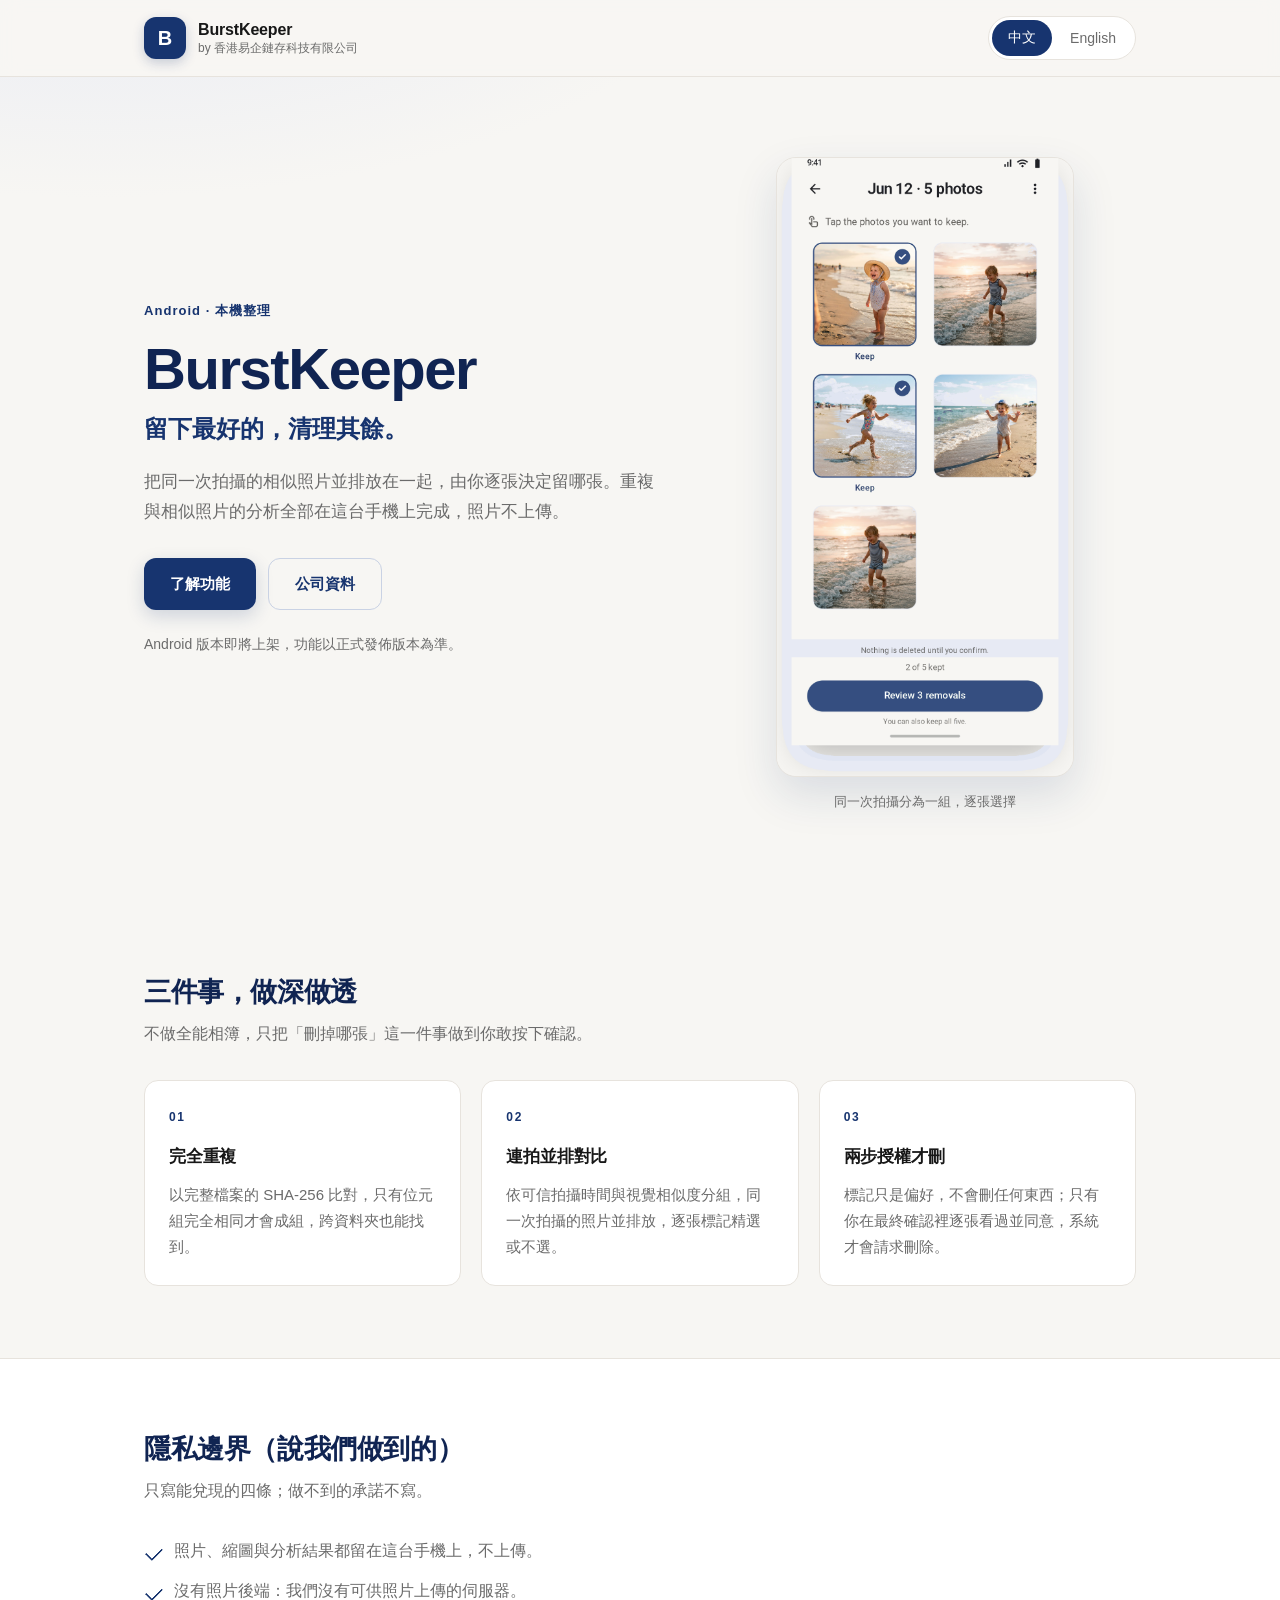
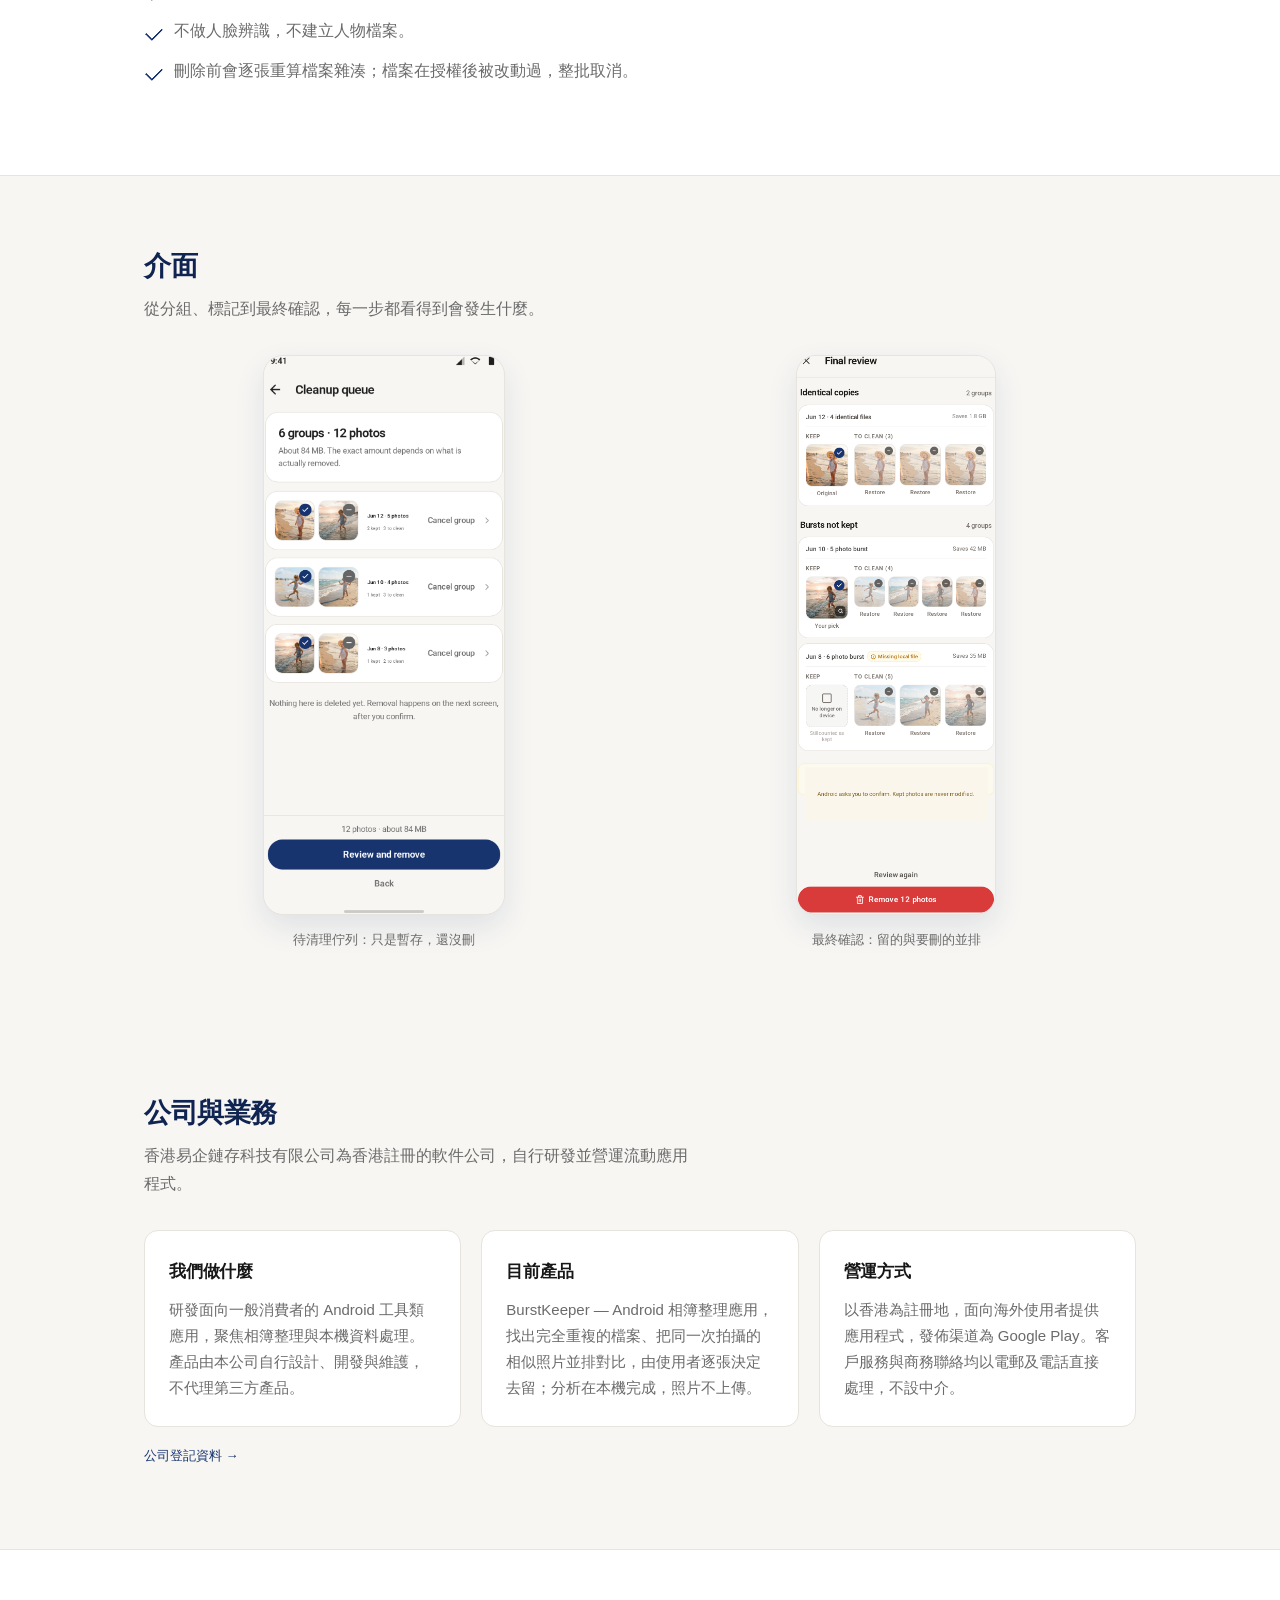
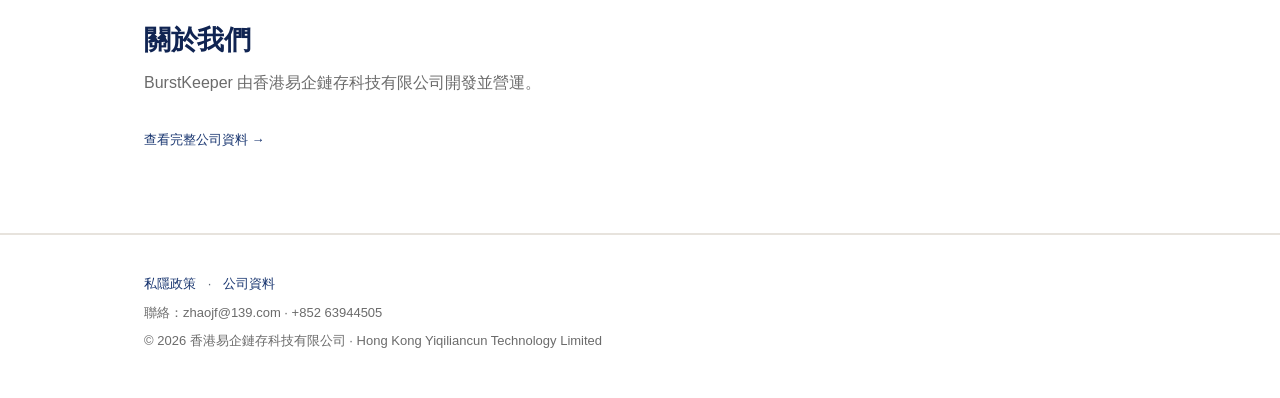
<file: index.html>
<!DOCTYPE html>
<html lang="zh-Hant">
<head>
<meta charset="utf-8">
<meta name="viewport" content="width=device-width, initial-scale=1">
<title>BurstKeeper — 本機相簿整理 | by 香港易企鏈存科技有限公司</title>
<meta name="description" content="BurstKeeper 把同一次拍攝的相似照片並排給你看，由你決定留哪張；重複與相似照片在本機比對，照片不上傳。香港易企鏈存科技有限公司出品。">
<meta name="theme-color" content="#17346F">
<meta property="og:type" content="website">
<meta property="og:site_name" content="香港易企鏈存科技有限公司">
<meta property="og:title" content="BurstKeeper — 本機相簿整理">
<meta property="og:description" content="同一次拍攝的相似照片並排比較，由你決定留哪張；重複與相似分析全在本機完成，照片不上傳。">
<meta name="twitter:card" content="summary_large_image">
<link rel="icon" href="data:image/svg+xml,%3Csvg xmlns='http://www.w3.org/2000/svg' viewBox='0 0 64 64'%3E%3Crect width='64' height='64' rx='14' fill='%2317346F'/%3E%3Ctext x='32' y='45' font-family='Helvetica,Arial,sans-serif' font-size='38' font-weight='700' fill='%23fff' text-anchor='middle'%3EB%3C/text%3E%3C/svg%3E">
<link rel="stylesheet" href="styles.css">
</head>
<body>
<header class="site-header">
  <div class="wrap">
    <a class="brand" href="#top">
      <span class="mark" aria-hidden="true">B</span>
      <span class="brand-text">
        <strong>BurstKeeper</strong>
        <span data-zh="by 香港易企鏈存科技有限公司" data-en="by Hong Kong Yiqiliancun Technology Limited">by 香港易企鏈存科技有限公司</span>
      </span>
    </a>
    <nav class="lang-switch" aria-label="Language">
      <button type="button" data-lang="zh" class="active" aria-pressed="true">中文</button>
      <button type="button" data-lang="en" aria-pressed="false">English</button>
    </nav>
  </div>
</header>

<main id="top">
  <section class="hero">
    <div class="wrap hero-grid">
      <div>
        <p class="eyebrow" data-zh="Android · 本機整理" data-en="Android · on-device">Android · 本機整理</p>
        <h1>BurstKeeper</h1>
        <p class="tagline" data-zh="留下最好的，清理其餘。" data-en="Keep your best. Clear the rest.">留下最好的，清理其餘。</p>
        <p class="lede" data-zh="把同一次拍攝的相似照片並排放在一起，由你逐張決定留哪張。重複與相似照片的分析全部在這台手機上完成，照片不上傳。" data-en="BurstKeeper puts photos from the same burst side by side so you decide which one to keep. Duplicate and similarity analysis runs entirely on your phone — your photos are never uploaded.">把同一次拍攝的相似照片並排放在一起，由你逐張決定留哪張。重複與相似照片的分析全部在這台手機上完成，照片不上傳。</p>
        <p class="hero-actions">
          <a class="btn" href="#features" data-zh="了解功能" data-en="Features">了解功能</a>
          <a class="btn ghost" href="company.html" data-zh="公司資料" data-en="Company">公司資料</a>
        </p>
        <p class="muted" data-zh="Android 版本即將上架，功能以正式發佈版本為準。" data-en="Android release coming soon; features follow the released version.">Android 版本即將上架，功能以正式發佈版本為準。</p>
      </div>
      <figure class="shot">
        <img src="assets/compare.png" alt="BurstKeeper 相似照片並排對比" loading="eager" fetchpriority="high">
        <figcaption data-zh="同一次拍攝分為一組，逐張選擇" data-en="One burst, one group; one decision per photo">同一次拍攝分為一組，逐張選擇</figcaption>
      </figure>
    </div>
  </section>

  <section id="features" class="section">
    <div class="wrap">
      <h2 data-zh="三件事，做深做透" data-en="Three things, done properly">三件事，做深做透</h2>
      <p class="section-lead" data-zh="不做全能相簿，只把「刪掉哪張」這一件事做到你敢按下確認。" data-en="Not an all-purpose gallery — we do one thing well enough that you trust the confirm button.">不做全能相簿，只把「刪掉哪張」這一件事做到你敢按下確認。</p>
      <div class="cards">
        <article class="card">
          <span class="num" aria-hidden="true">01</span>
          <h3 data-zh="完全重複" data-en="Exact duplicates">完全重複</h3>
          <p data-zh="以完整檔案的 SHA-256 比對，只有位元組完全相同才會成組，跨資料夾也能找到。" data-en="Full-file SHA-256 comparison: files group together only when their bytes are identical, even across folders.">以完整檔案的 SHA-256 比對，只有位元組完全相同才會成組，跨資料夾也能找到。</p>
        </article>
        <article class="card">
          <span class="num" aria-hidden="true">02</span>
          <h3 data-zh="連拍並排對比" data-en="Burst comparison">連拍並排對比</h3>
          <p data-zh="依可信拍攝時間與視覺相似度分組，同一次拍攝的照片並排放，逐張標記精選或不選。" data-en="Grouped by trusted capture time and visual similarity, photos from the same burst sit side by side for one-tap decisions.">依可信拍攝時間與視覺相似度分組，同一次拍攝的照片並排放，逐張標記精選或不選。</p>
        </article>
        <article class="card">
          <span class="num" aria-hidden="true">03</span>
          <h3 data-zh="兩步授權才刪" data-en="Two-step authorisation">兩步授權才刪</h3>
          <p data-zh="標記只是偏好，不會刪任何東西；只有你在最終確認裡逐張看過並同意，系統才會請求刪除。" data-en="Marking is only a preference — nothing is deleted. Photos are removed only after you review them one by one and agree in the final step.">標記只是偏好，不會刪任何東西；只有你在最終確認裡逐張看過並同意，系統才會請求刪除。</p>
        </article>
      </div>
    </div>
  </section>

  <section class="section alt" id="privacy">
    <div class="wrap">
      <h2 data-zh="隱私邊界（說我們做到的）" data-en="What we actually do">隱私邊界（說我們做到的）</h2>
      <p class="section-lead" data-zh="只寫能兌現的四條；做不到的承諾不寫。" data-en="Four claims we can keep. Nothing we cannot.">只寫能兌現的四條；做不到的承諾不寫。</p>
      <ul class="checks">
        <li data-zh="照片、縮圖與分析結果都留在這台手機上，不上傳。" data-en="Photos, thumbnails and analysis stay on your phone; nothing is uploaded.">照片、縮圖與分析結果都留在這台手機上，不上傳。</li>
        <li data-zh="沒有照片後端：我們沒有可供照片上傳的伺服器。" data-en="No photo backend: we operate no server that accepts photo uploads.">沒有照片後端：我們沒有可供照片上傳的伺服器。</li>
        <li data-zh="不做人臉辨識，不建立人物檔案。" data-en="No face recognition, no people profiles.">不做人臉辨識，不建立人物檔案。</li>
        <li data-zh="刪除前會逐張重算檔案雜湊；檔案在授權後被改動過，整批取消。" data-en="Before deletion each file is re-hashed; if anything changed after you authorised it, the whole batch is cancelled.">刪除前會逐張重算檔案雜湊；檔案在授權後被改動過，整批取消。</li>
      </ul>
    </div>
  </section>

  <section class="section">
    <div class="wrap">
      <h2 data-zh="介面" data-en="Screens">介面</h2>
      <p class="section-lead" data-zh="從分組、標記到最終確認，每一步都看得到會發生什麼。" data-en="From grouping to marking to the final confirm, every step shows what will happen.">從分組、標記到最終確認，每一步都看得到會發生什麼。</p>
      <div class="shots">
        <figure class="shot small"><img src="assets/queue.png" alt="待清理佇列" loading="lazy"><figcaption data-zh="待清理佇列：只是暫存，還沒刪" data-en="Pending removal: staged, nothing deleted yet">待清理佇列：只是暫存，還沒刪</figcaption></figure>
        <figure class="shot small"><img src="assets/review.png" alt="按組最終確認" loading="lazy"><figcaption data-zh="最終確認：留的與要刪的並排" data-en="Final review: kept and to-remove side by side">最終確認：留的與要刪的並排</figcaption></figure>
      </div>
    </div>
  </section>

  <section class="section" id="business">
    <div class="wrap">
      <h2 data-zh="公司與業務" data-en="The company and the business">公司與業務</h2>
      <p class="section-lead" data-zh="香港易企鏈存科技有限公司為香港註冊的軟件公司，自行研發並營運流動應用程式。" data-en="Hong Kong Yiqiliancun Technology Limited is a Hong Kong registered software company that builds and operates its own mobile applications.">香港易企鏈存科技有限公司為香港註冊的軟件公司，自行研發並營運流動應用程式。</p>
      <div class="cards">
        <article class="card">
          <h3 data-zh="我們做什麼" data-en="What we do">我們做什麼</h3>
          <p data-zh="研發面向一般消費者的 Android 工具類應用，聚焦相簿整理與本機資料處理。產品由本公司自行設計、開發與維護，不代理第三方產品。" data-en="We develop consumer Android utility apps focused on photo library organisation and on-device data processing. Our products are designed, built and maintained in-house; we do not resell third-party products.">研發面向一般消費者的 Android 工具類應用，聚焦相簿整理與本機資料處理。產品由本公司自行設計、開發與維護，不代理第三方產品。</p>
        </article>
        <article class="card">
          <h3 data-zh="目前產品" data-en="Current product">目前產品</h3>
          <p data-zh="BurstKeeper — Android 相簿整理應用，找出完全重複的檔案、把同一次拍攝的相似照片並排對比，由使用者逐張決定去留；分析在本機完成，照片不上傳。" data-en="BurstKeeper — an Android photo organiser that finds exact duplicates and puts photos from the same burst side by side, leaving every decision to the user. Analysis runs on the device; photos are never uploaded.">BurstKeeper — Android 相簿整理應用，找出完全重複的檔案、把同一次拍攝的相似照片並排對比，由使用者逐張決定去留；分析在本機完成，照片不上傳。</p>
        </article>
        <article class="card">
          <h3 data-zh="營運方式" data-en="How we operate">營運方式</h3>
          <p data-zh="以香港為註冊地，面向海外使用者提供應用程式，發佈渠道為 Google Play。客戶服務與商務聯絡均以電郵及電話直接處理，不設中介。" data-en="Registered in Hong Kong, serving international users; Google Play is our distribution channel. Customer service and business enquiries are handled directly by email and phone, with no intermediaries.">以香港為註冊地，面向海外使用者提供應用程式，發佈渠道為 Google Play。客戶服務與商務聯絡均以電郵及電話直接處理，不設中介。</p>
        </article>
      </div>
      <p class="footer-links" style="margin-top:18px">
        <a href="company.html" data-zh="公司登記資料 →" data-en="Company registration details →">公司登記資料 →</a>
      </p>
    </div>
  </section>

  <section class="section alt" id="company">
    <div class="wrap">
      <h2 data-zh="關於我們" data-en="About us">關於我們</h2>
      <p class="section-lead" data-zh="BurstKeeper 由香港易企鏈存科技有限公司開發並營運。" data-en="BurstKeeper is developed and operated by Hong Kong Yiqiliancun Technology Limited.">BurstKeeper 由香港易企鏈存科技有限公司開發並營運。</p>
      <p class="footer-links"><a href="company.html" data-zh="查看完整公司資料 →" data-en="See full company information →">查看完整公司資料 →</a></p>
    </div>
  </section>


</main>

<footer class="site-footer">
  <div class="wrap">
    <p class="footer-links">
      <a href="privacy.html" data-zh="私隱政策" data-en="Privacy Policy">私隱政策</a>
      <span aria-hidden="true">·</span>
      <a href="company.html" data-zh="公司資料" data-en="Company">公司資料</a>
    </p>
    <p class="footer-contact"><span data-zh="聯絡：" data-en="Contact: ">聯絡：</span>zhaojf@139.com · +852 63944505</p>
    <p class="muted">© <span id="year">2026</span> 香港易企鏈存科技有限公司 · Hong Kong Yiqiliancun Technology Limited</p>
  </div>
</footer>
<script src="main.js"></script>
</body>
</html>
</file>
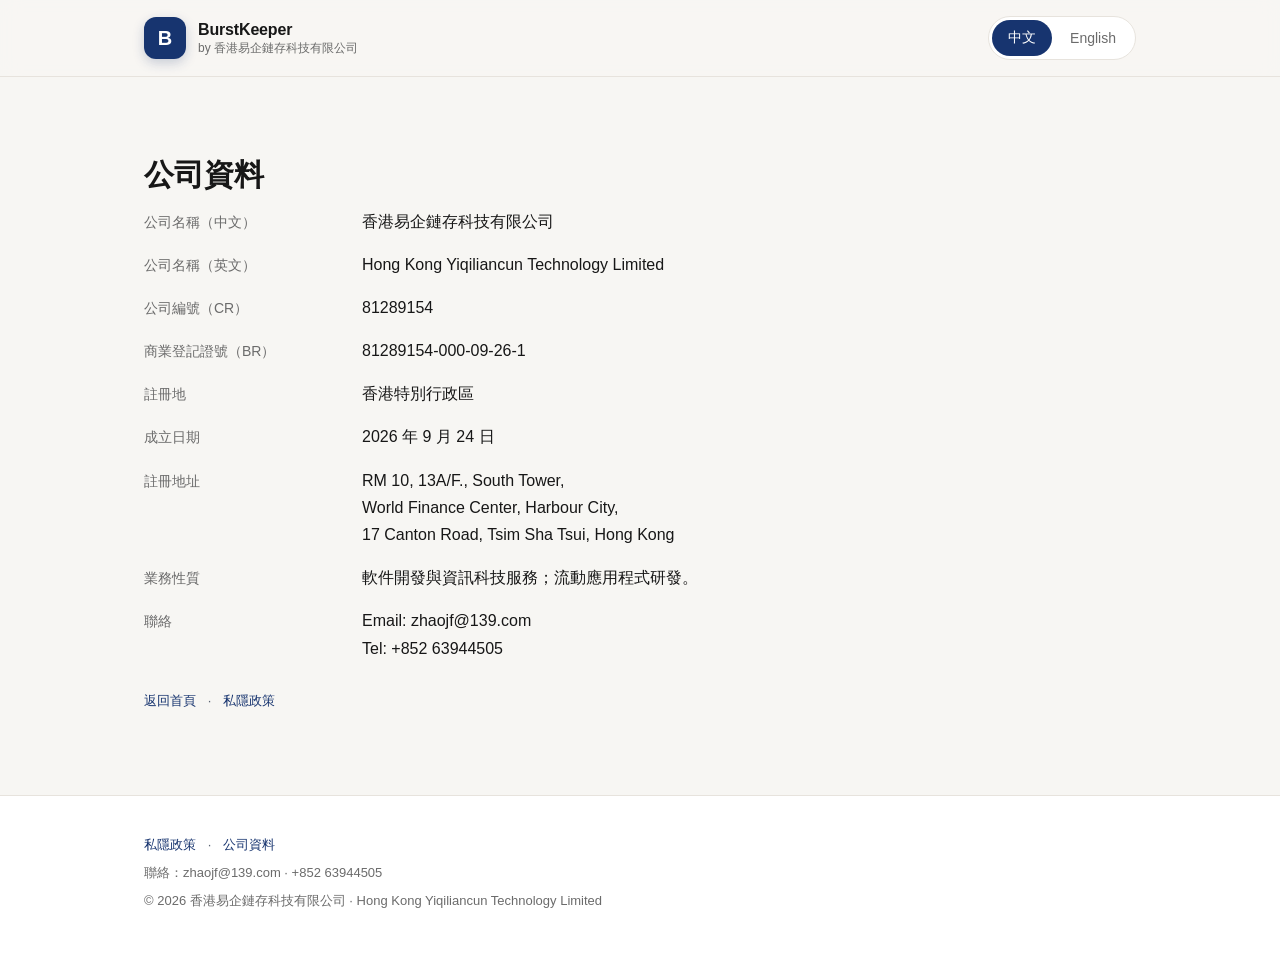
<file: company.html>
<!DOCTYPE html>
<html lang="zh-Hant">
<head>
<meta charset="utf-8">
<meta name="viewport" content="width=device-width, initial-scale=1">
<title>公司資料 Company information | 香港易企鏈存科技有限公司</title>
<meta name="description" content="香港易企鏈存科技有限公司（Hong Kong Yiqiliancun Technology Limited）公司資料：註冊編號、商業登記證號、註冊地址、成立日期與業務性質。">
<link rel="stylesheet" href="styles.css">
</head>
<body>
<header class="site-header">
  <div class="wrap">
    <a class="brand" href="index.html">
      <span class="mark" aria-hidden="true">B</span>
      <span class="brand-text"><strong>BurstKeeper</strong><span>by 香港易企鏈存科技有限公司</span></span>
    </a>
    <nav class="lang-switch" aria-label="Language">
      <button type="button" data-lang="zh" class="active">中文</button>
      <button type="button" data-lang="en">English</button>
    </nav>
  </div>
</header>

<main class="section">
  <div class="wrap">
    <h1 class="page-title" data-zh="公司資料" data-en="Company information">公司資料</h1>
    <dl class="facts">
      <dt data-zh="公司名稱（中文）" data-en="Company name (Chinese)">公司名稱（中文）</dt>
      <dd>香港易企鏈存科技有限公司</dd>

      <dt data-zh="公司名稱（英文）" data-en="Company name (English)">公司名稱（英文）</dt>
      <dd>Hong Kong Yiqiliancun Technology Limited</dd>

      <dt data-zh="公司編號（CR）" data-en="Company number (CR)">公司編號（CR）</dt>
      <dd>81289154</dd>

      <dt data-zh="商業登記證號（BR）" data-en="Business Registration number (BR)">商業登記證號（BR）</dt>
      <dd>81289154-000-09-26-1</dd>

      <dt data-zh="註冊地" data-en="Place of incorporation">註冊地</dt>
      <dd data-zh="香港特別行政區" data-en="Hong Kong Special Administrative Region">香港特別行政區</dd>

      <dt data-zh="成立日期" data-en="Date of incorporation">成立日期</dt>
      <dd><time datetime="2026-09-24">2026 年 9 月 24 日</time></dd>

      <dt data-zh="註冊地址（邮寄地址）" data-en="Registered office">註冊地址</dt>
      <dd>RM 10, 13A/F., South Tower,<br>World Finance Center, Harbour City,<br>17 Canton Road, Tsim Sha Tsui, Hong Kong</dd>

      <dt data-zh="業務性質" data-en="Nature of business">業務性質</dt>
      <dd data-zh="軟件開發與資訊科技服務；流動應用程式研發。" data-en="Software development and IT services; mobile application development.">軟件開發與資訊科技服務；流動應用程式研發。</dd>

      <dt data-zh="聯絡" data-en="Contact">聯絡</dt>
      <dd>Email: zhaojf@139.com<br>Tel: +852 63944505</dd>
    </dl>

    <p class="footer-links" style="margin-top:28px">
      <a href="index.html" data-zh="返回首頁" data-en="Back to home">返回首頁</a>
      <span aria-hidden="true">·</span>
      <a href="privacy.html" data-zh="私隱政策" data-en="Privacy Policy">私隱政策</a>
    </p>
  </div>
</main>

<footer class="site-footer">
  <div class="wrap">
    <p class="footer-links">
      <a href="privacy.html" data-zh="私隱政策" data-en="Privacy Policy">私隱政策</a>
      <span aria-hidden="true">·</span>
      <a href="company.html" data-zh="公司資料" data-en="Company">公司資料</a>
    </p>
    <p class="footer-contact"><span data-zh="聯絡：" data-en="Contact: ">聯絡：</span>zhaojf@139.com · +852 63944505</p>
    <p class="muted">© <span id="year">2026</span> 香港易企鏈存科技有限公司 · Hong Kong Yiqiliancun Technology Limited</p>
  </div>
</footer>
<script src="main.js"></script>
</body>
</html>
</file>
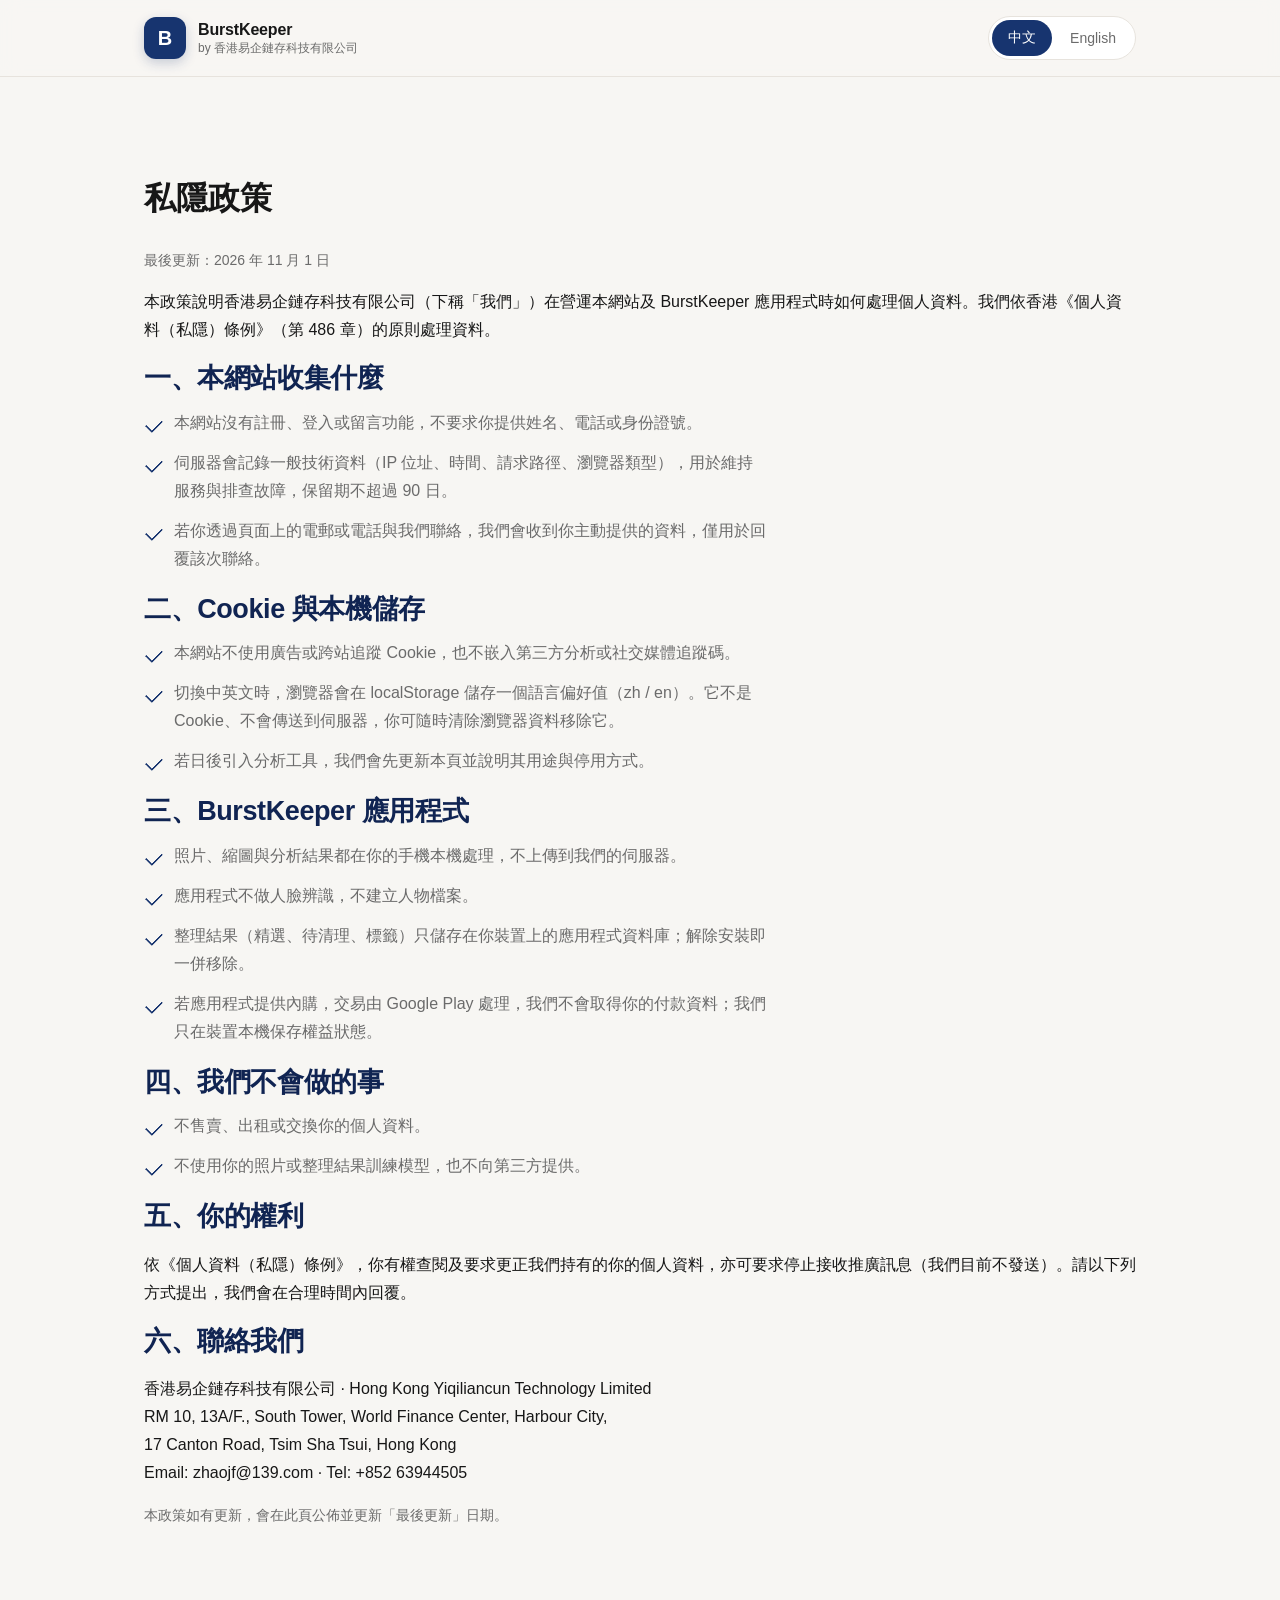
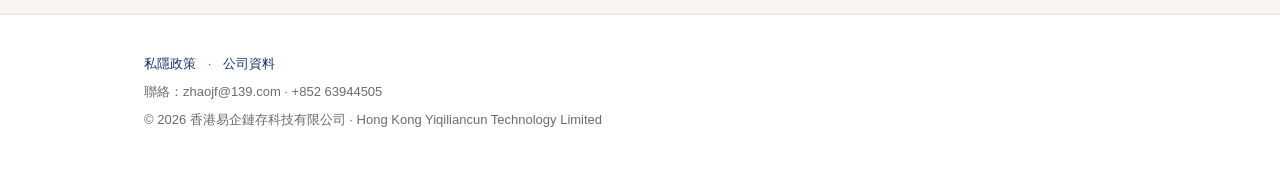
<file: privacy.html>
<!DOCTYPE html>
<html lang="zh-Hant">
<head>
<meta charset="utf-8">
<meta name="viewport" content="width=device-width, initial-scale=1">
<title>私隱政策 Privacy Policy | BurstKeeper · 香港易企鏈存科技有限公司</title>
<meta name="description" content="BurstKeeper 官網與應用程式的私隱政策：我們收集什麼、不收集什麼，以及你依《個人資料（私隱）條例》享有的權利。">
<link rel="stylesheet" href="styles.css">
</head>
<body>
<header class="site-header">
  <div class="wrap">
    <a class="brand" href="index.html">
      <span class="mark" aria-hidden="true">B</span>
      <span class="brand-text"><strong>BurstKeeper</strong><span>by 香港易企鏈存科技有限公司</span></span>
    </a>
    <nav class="lang-switch" aria-label="Language">
      <button type="button" data-lang="zh" class="active">中文</button>
      <button type="button" data-lang="en">English</button>
    </nav>
  </div>
</header>

<main class="section">
  <div class="wrap prose">
    <h1 data-zh="私隱政策" data-en="Privacy Policy">私隱政策</h1>
    <p class="muted" data-zh="最後更新：2026 年 11 月 1 日" data-en="Last updated: 1 November 2026">最後更新：2026 年 11 月 1 日</p>

    <p data-zh="本政策說明香港易企鏈存科技有限公司（下稱「我們」）在營運本網站及 BurstKeeper 應用程式時如何處理個人資料。我們依香港《個人資料（私隱）條例》（第 486 章）的原則處理資料。" data-en="This policy explains how Hong Kong Yiqiliancun Technology Limited (&quot;we&quot;) handles personal data when operating this website and the BurstKeeper application, in line with the Personal Data (Privacy) Ordinance (Cap. 486) of Hong Kong.">本政策說明香港易企鏈存科技有限公司（下稱「我們」）在營運本網站及 BurstKeeper 應用程式時如何處理個人資料。我們依香港《個人資料（私隱）條例》（第 486 章）的原則處理資料。</p>

    <h2 data-zh="一、本網站收集什麼" data-en="1. What this website collects">一、本網站收集什麼</h2>
    <ul class="checks">
      <li data-zh="本網站沒有註冊、登入或留言功能，不要求你提供姓名、電話或身份證號。" data-en="This website has no sign-up, login or comment feature and does not ask for your name, phone number or identity documents.">本網站沒有註冊、登入或留言功能，不要求你提供姓名、電話或身份證號。</li>
      <li data-zh="伺服器會記錄一般技術資料（IP 位址、時間、請求路徑、瀏覽器類型），用於維持服務與排查故障，保留期不超過 90 日。" data-en="Our server logs general technical data (IP address, time, requested path, browser type) to keep the service running and to diagnose faults, retained for no longer than 90 days.">伺服器會記錄一般技術資料（IP 位址、時間、請求路徑、瀏覽器類型），用於維持服務與排查故障，保留期不超過 90 日。</li>
      <li data-zh="若你透過頁面上的電郵或電話與我們聯絡，我們會收到你主動提供的資料，僅用於回覆該次聯絡。" data-en="If you contact us by email or phone using the details on this site, we receive what you choose to send and use it only to answer that enquiry.">若你透過頁面上的電郵或電話與我們聯絡，我們會收到你主動提供的資料，僅用於回覆該次聯絡。</li>
    </ul>

    <h2 data-zh="二、Cookie 與本機儲存" data-en="2. Cookies and local storage">二、Cookie 與本機儲存</h2>
    <ul class="checks">
      <li data-zh="本網站不使用廣告或跨站追蹤 Cookie，也不嵌入第三方分析或社交媒體追蹤碼。" data-en="This website sets no advertising or cross-site tracking cookies and embeds no third-party analytics or social-media trackers.">本網站不使用廣告或跨站追蹤 Cookie，也不嵌入第三方分析或社交媒體追蹤碼。</li>
      <li data-zh="切換中英文時，瀏覽器會在 localStorage 儲存一個語言偏好值（zh / en）。它不是 Cookie、不會傳送到伺服器，你可隨時清除瀏覽器資料移除它。" data-en="When you switch language, your browser stores one preference value (zh / en) in localStorage. It is not a cookie, is never sent to a server, and can be removed by clearing browser data.">切換中英文時，瀏覽器會在 localStorage 儲存一個語言偏好值（zh / en）。它不是 Cookie、不會傳送到伺服器，你可隨時清除瀏覽器資料移除它。</li>
      <li data-zh="若日後引入分析工具，我們會先更新本頁並說明其用途與停用方式。" data-en="If analytics tooling is introduced later, this page will be updated first, explaining its purpose and how to opt out.">若日後引入分析工具，我們會先更新本頁並說明其用途與停用方式。</li>
    </ul>

    <h2 data-zh="三、BurstKeeper 應用程式" data-en="3. The BurstKeeper application">三、BurstKeeper 應用程式</h2>
    <ul class="checks">
      <li data-zh="照片、縮圖與分析結果都在你的手機本機處理，不上傳到我們的伺服器。" data-en="Photos, thumbnails and analysis results are processed on your phone and are not uploaded to our servers.">照片、縮圖與分析結果都在你的手機本機處理，不上傳到我們的伺服器。</li>
      <li data-zh="應用程式不做人臉辨識，不建立人物檔案。" data-en="The application performs no face recognition and builds no people profiles.">應用程式不做人臉辨識，不建立人物檔案。</li>
      <li data-zh="整理結果（精選、待清理、標籤）只儲存在你裝置上的應用程式資料庫；解除安裝即一併移除。" data-en="Organising results (picks, pending removal, tags) are stored only in the app database on your device and are removed when you uninstall.">整理結果（精選、待清理、標籤）只儲存在你裝置上的應用程式資料庫；解除安裝即一併移除。</li>
      <li data-zh="若應用程式提供內購，交易由 Google Play 處理，我們不會取得你的付款資料；我們只在裝置本機保存權益狀態。" data-en="If in-app purchases are offered, transactions are handled by Google Play; we do not receive your payment details and store entitlement status only on your device.">若應用程式提供內購，交易由 Google Play 處理，我們不會取得你的付款資料；我們只在裝置本機保存權益狀態。</li>
    </ul>

    <h2 data-zh="四、我們不會做的事" data-en="4. What we do not do">四、我們不會做的事</h2>
    <ul class="checks">
      <li data-zh="不售賣、出租或交換你的個人資料。" data-en="We do not sell, rent or trade your personal data.">不售賣、出租或交換你的個人資料。</li>
      <li data-zh="不使用你的照片或整理結果訓練模型，也不向第三方提供。" data-en="We do not use your photos or organising results to train models, nor provide them to third parties.">不使用你的照片或整理結果訓練模型，也不向第三方提供。</li>
    </ul>

    <h2 data-zh="五、你的權利" data-en="5. Your rights">五、你的權利</h2>
    <p data-zh="依《個人資料（私隱）條例》，你有權查閱及要求更正我們持有的你的個人資料，亦可要求停止接收推廣訊息（我們目前不發送）。請以下列方式提出，我們會在合理時間內回覆。" data-en="Under the Personal Data (Privacy) Ordinance you may request access to and correction of personal data we hold about you, and ask us to stop sending marketing messages (we currently send none). Use the contact below; we will respond within a reasonable time.">依《個人資料（私隱）條例》，你有權查閱及要求更正我們持有的你的個人資料，亦可要求停止接收推廣訊息（我們目前不發送）。請以下列方式提出，我們會在合理時間內回覆。</p>

    <h2 data-zh="六、聯絡我們" data-en="6. Contact">六、聯絡我們</h2>
    <p>
      香港易企鏈存科技有限公司 · Hong Kong Yiqiliancun Technology Limited<br>
      RM 10, 13A/F., South Tower, World Finance Center, Harbour City,<br>
      17 Canton Road, Tsim Sha Tsui, Hong Kong<br>
      Email: zhaojf@139.com · Tel: +852 63944505
    </p>
    <p class="muted" data-zh="本政策如有更新，會在此頁公佈並更新「最後更新」日期。" data-en="Changes to this policy will be published on this page with an updated date.">本政策如有更新，會在此頁公佈並更新「最後更新」日期。</p>
  </div>
</main>

<footer class="site-footer">
  <div class="wrap">
    <p class="footer-links">
      <a href="privacy.html" data-zh="私隱政策" data-en="Privacy Policy">私隱政策</a>
      <span aria-hidden="true">·</span>
      <a href="company.html" data-zh="公司資料" data-en="Company">公司資料</a>
    </p>
    <p class="footer-contact"><span data-zh="聯絡：" data-en="Contact: ">聯絡：</span>zhaojf@139.com · +852 63944505</p>
    <p class="muted">© <span id="year">2026</span> 香港易企鏈存科技有限公司 · Hong Kong Yiqiliancun Technology Limited</p>
  </div>
</footer>
<script src="main.js"></script>
</body>
</html>
</file>
<file: styles.css>
/* BurstKeeper 站点样式 — 与 App 设计 Token 对齐（docs/design/spec/design-spec.md §2）
   surface #F7F6F3 / card #FFFFFF / ink #171717 / ink-2 #6B6B6B
   line #E7E3DD / primary #17346F / primaryInk #102452 / primaryContainer #E7EAF4 */
:root{
  --ink:#171717;
  --ink-2:#6B6B6B;
  --line:#E7E3DD;
  --bg:#F7F6F3;
  --card:#fff;
  --accent:#17346F;
  --accent-ink:#102452;
  --accent-soft:#E7EAF4;
  --radius:14px;
  --radius-sm:12px;
  --shadow:0 18px 44px rgba(23,52,111,.13);
}
*{box-sizing:border-box}
html{scroll-behavior:smooth}
body{
  margin:0;
  background:var(--bg);
  color:var(--ink);
  font-family:-apple-system,"PingFang TC","Noto Sans TC","Helvetica Neue",Arial,sans-serif;
  line-height:1.75;
  font-size:16px;
  -webkit-font-smoothing:antialiased;
  text-rendering:optimizeLegibility;
}
.wrap{max-width:1040px;margin:0 auto;padding:0 24px}
a{color:var(--accent);text-decoration:none}
a:hover{text-decoration:underline}
a:focus-visible,button:focus-visible{outline:2px solid var(--accent);outline-offset:3px;border-radius:6px}
.muted{color:var(--ink-2);font-size:14px}

/* ── 顶栏 ── */
.site-header{
  position:sticky;top:0;z-index:10;
  background:rgba(247,246,243,.88);
  backdrop-filter:saturate(180%) blur(10px);
  border-bottom:1px solid var(--line);
}
.site-header .wrap{display:flex;align-items:center;justify-content:space-between;gap:16px;min-height:76px}
.brand{display:flex;align-items:center;gap:12px;color:var(--ink)}
.brand:hover{text-decoration:none}
.mark{
  width:42px;height:42px;border-radius:12px;background:var(--accent);color:#fff;
  display:grid;place-items:center;font-weight:700;font-size:20px;flex:0 0 auto;
  box-shadow:0 4px 12px rgba(23,52,111,.22);
}
.brand-text{display:flex;flex-direction:column;line-height:1.3}
.brand-text strong{font-size:16px;letter-spacing:-.01em}
.brand-text span{font-size:12px;color:var(--ink-2)}

.lang-switch{display:flex;gap:2px;border:1px solid var(--line);border-radius:999px;padding:3px;background:var(--card)}
.lang-switch button{
  border:0;background:transparent;color:var(--ink-2);font-size:14px;font-family:inherit;
  min-height:36px;padding:6px 16px;border-radius:999px;cursor:pointer;white-space:nowrap;
  transition:background .15s,color .15s;
}
.lang-switch button:hover{color:var(--ink)}
.lang-switch button.active{background:var(--accent);color:#fff}

/* ── 首屏 ── */
.hero{
  padding:80px 0 88px;
  background:
    radial-gradient(950px 420px at 8% -20%, var(--accent-soft) 0%, transparent 68%),
    var(--bg);
}
.hero-grid{display:grid;grid-template-columns:1.1fr .9fr;gap:56px;align-items:center}
.eyebrow{
  margin:0 0 14px;color:var(--accent);font-weight:600;
  letter-spacing:.08em;font-size:13px;
}
.hero h1{
  margin:0 0 10px;
  font-size:clamp(38px,6vw,58px);
  line-height:1.12;
  letter-spacing:-.025em;
  color:var(--accent-ink);
}
.tagline{
  margin:0 0 20px;
  font-size:clamp(19px,2.4vw,24px);
  font-weight:600;
  line-height:1.45;
  color:var(--accent);
}
.lede{margin:0 0 30px;max-width:56ch;color:var(--ink-2);font-size:17px;line-height:1.8}
.hero-actions{display:flex;gap:12px;flex-wrap:wrap;margin:0 0 22px}
.btn{
  display:inline-flex;align-items:center;justify-content:center;
  min-height:48px;padding:12px 26px;border-radius:var(--radius-sm);
  background:var(--accent);color:#fff;font-weight:600;font-size:15px;
  transition:transform .15s ease,box-shadow .15s ease,background .15s ease;
  box-shadow:0 6px 18px rgba(23,52,111,.18);
}
.btn:hover{text-decoration:none;background:#122a5b;box-shadow:0 10px 24px rgba(23,52,111,.22)}
.btn:active{transform:translateY(1px)}
.btn.ghost{background:transparent;color:var(--accent);border:1px solid #C9D2E4;box-shadow:none}
.btn.ghost:hover{background:var(--accent-soft);border-color:#B7C4DC}

/* 手机截图：按高度约束，保持竖屏比例，不拉满整列 */
.shot{margin:0;text-align:center}
.shot img{
  display:block;margin:0 auto;
  width:auto;max-width:100%;max-height:620px;height:auto;
  border-radius:20px;border:1px solid var(--line);
  box-shadow:var(--shadow);background:#fff;
}
.shot figcaption{margin-top:14px;font-size:13px;color:var(--ink-2)}

/* ── 通用分节 ── */
.section{padding:72px 0}
.section.alt{background:var(--card);border-top:1px solid var(--line);border-bottom:1px solid var(--line)}
.section h2{
  font-size:clamp(22px,2.6vw,27px);
  margin:0 0 10px;letter-spacing:-.015em;line-height:1.35;color:var(--accent-ink);
}
.section-lead{margin:0 0 32px;max-width:62ch;color:var(--ink-2);font-size:16px}

/* ── 三件事 ── */
.cards{display:grid;grid-template-columns:repeat(auto-fit,minmax(250px,1fr));gap:20px}
.card{
  position:relative;background:var(--card);border:1px solid var(--line);
  border-radius:var(--radius);padding:26px 24px 24px;
  transition:box-shadow .18s ease,border-color .18s ease,transform .18s ease;
}
.card:hover{box-shadow:0 10px 28px rgba(23,52,111,.08);border-color:#D6DCE9;transform:translateY(-2px)}
.card .num{
  display:block;margin:0 0 14px;font-size:12px;font-weight:700;
  letter-spacing:.14em;color:var(--accent);font-variant-numeric:tabular-nums;
}
.card h3{margin:0 0 10px;font-size:17px;letter-spacing:-.01em}
.card p{margin:0;color:var(--ink-2);font-size:15px;line-height:1.75}

/* ── 隐私清单 ── */
.checks{margin:0 0 18px;padding:0;list-style:none;color:var(--ink-2);max-width:70ch}
.checks li{position:relative;padding-left:30px;margin:12px 0;font-size:16px}
.checks li::before{
  content:"";position:absolute;left:2px;top:.62em;
  width:14px;height:8px;border-left:2px solid var(--accent);border-bottom:2px solid var(--accent);
  transform:rotate(-45deg);border-radius:1px;
}
.privacy-note{
  margin:24px 0 0;padding:16px 18px;border-left:3px solid var(--line);
  background:var(--bg);border-radius:0 var(--radius-sm) var(--radius-sm) 0;
  color:var(--ink-2);font-size:14px;max-width:70ch;
}

/* ── 界面截图 ── */
.shots{display:grid;grid-template-columns:repeat(auto-fit,minmax(220px,1fr));gap:32px;align-items:start}
.shot.small img{height:560px;width:auto;max-height:560px;box-shadow:0 12px 30px rgba(23,52,111,.10)}

/* ── 公司资料 ── */
.facts{display:grid;grid-template-columns:190px 1fr;gap:16px 28px;margin:0;max-width:78ch}
.facts dt{color:var(--ink-2);font-size:14px;padding-top:2px}
.facts dd{margin:0;font-size:16px;line-height:1.7}

/* ── 联络 ── */
.contact-grid{display:grid;grid-template-columns:repeat(auto-fit,minmax(280px,1fr));gap:32px}
.contact-grid h3{margin:0 0 10px;font-size:16px}
.contact-grid p{margin:0 0 10px;color:var(--ink-2);font-size:15px}
.contact-grid a{word-break:break-all}

/* ── 页脚 ── */
.site-footer{border-top:1px solid var(--line);padding:32px 0 40px;background:var(--card)}
.site-footer p{margin:6px 0;font-size:13px;color:var(--ink-2);line-height:1.7}

/* ── 响应式 ── */
@media (max-width:820px){
  .hero-grid{grid-template-columns:1fr;gap:40px}
  .hero{padding:56px 0 64px}
  .shot img{max-height:520px}
  .shot.small img{height:480px;max-height:480px}
}
@media (max-width:640px){
  .facts{grid-template-columns:1fr;gap:4px 0}
  .facts dd{margin-bottom:14px}
  .section{padding:52px 0}
  .brand-text strong{font-size:14px}
  .brand-text span{font-size:11px}
  .checks li{font-size:15px}
  /* 顶栏在窄屏只留品牌名，公司全称在「公司資料」与页脚各出现一次，不在顶栏挤三行 */
  .brand-text span{display:none}
  .brand{gap:10px}
  .mark{width:36px;height:36px;border-radius:10px;font-size:17px}
  .site-header .wrap{min-height:64px;gap:10px}
  .lang-switch{padding:2px}
  .lang-switch button{padding:6px 12px;font-size:13px;min-height:34px}
}
@media (prefers-reduced-motion:reduce){
  *{transition:none!important}
  html{scroll-behavior:auto}
}

/* compliance footer */
.legal{border-top:1px solid #E7E3DD;padding-top:16px;margin-bottom:14px}
.legal p{margin:3px 0;font-size:12.5px;color:#5b6472;line-height:1.6}
.legal-head{font-weight:600;color:#102452!important;font-size:13px!important}
.footer-links{margin:10px 0;font-size:13px}
.footer-links span{margin:0 8px;color:#5b6472}

/* compact compliance footer line */
.legal-line{margin:0 0 8px;font-size:12.5px;color:#5b6472;line-height:1.65;border-top:1px solid #E7E3DD;padding-top:14px}

.page-title{font-size:30px;margin:0 0 6px}

.footer-contact{margin:0 0 6px;font-size:13px;color:#4a5a72}
.footer-contact a{color:#17346F}
</file>
